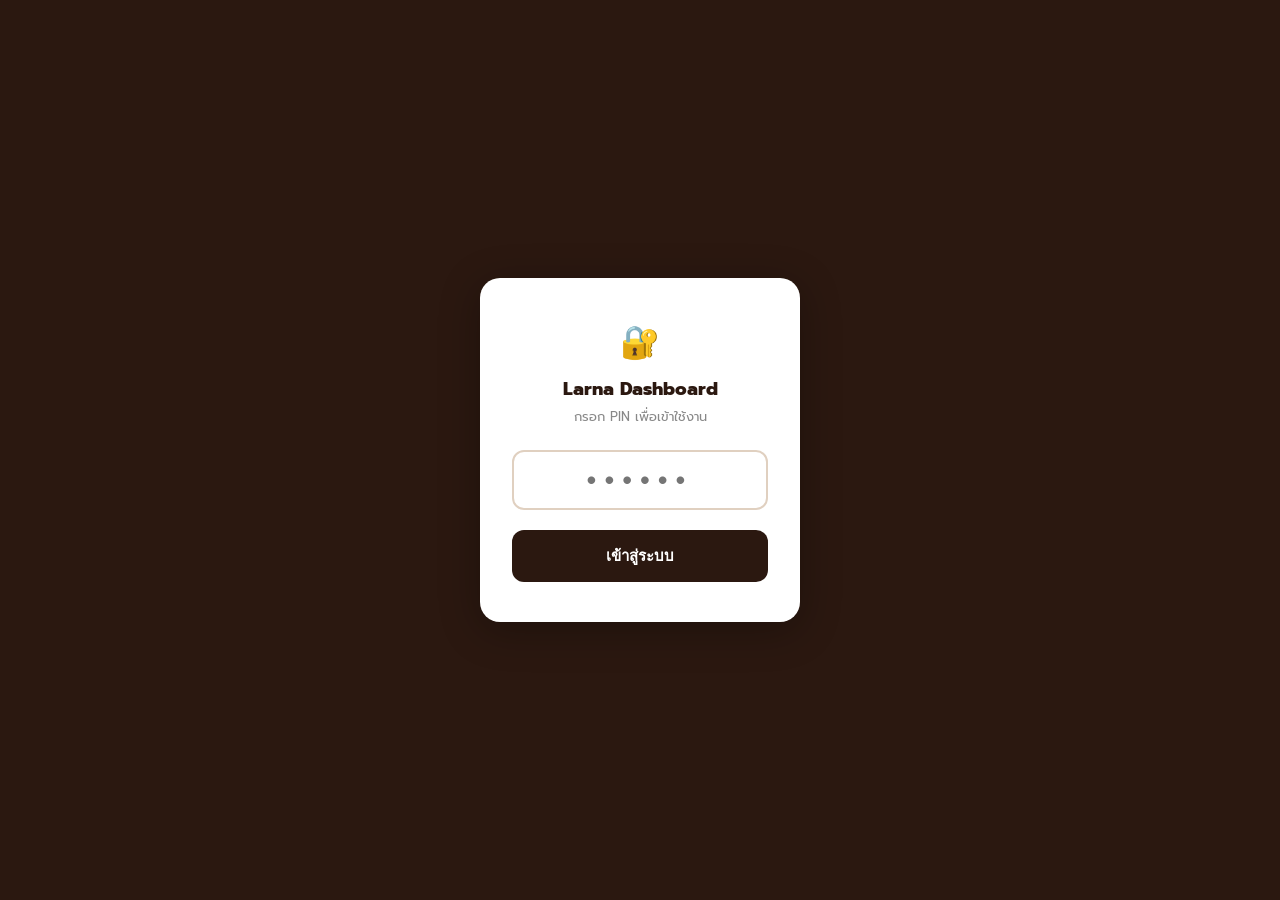
<file: admin.html>
<!DOCTYPE html>
<html lang="th">
<head>
<meta charset="UTF-8">
<meta name="viewport" content="width=device-width, initial-scale=1.0">
<title>สต็อกสินค้า — Frozen Larna Cake</title>
<link rel="icon" href="/favicon.gif" type="image/gif">
<link rel="preconnect" href="https://fonts.googleapis.com">
<link rel="preconnect" href="https://fonts.gstatic.com" crossorigin>
<link href="https://fonts.googleapis.com/css2?family=Prompt:ital,wght@0,300;0,400;0,500;0,600;0,700;0,800;0,900;1,600&display=swap" rel="stylesheet">
<script>
const API_BASE = "https://larnaapi.yai-taweewoot.workers.dev";

(function(){
  if (!sessionStorage.getItem("dash_token")) {
    document.addEventListener("DOMContentLoaded", function() {
      document.body.style.display = "none";
      var overlay = document.createElement("div");
      overlay.id = "pin-overlay";
      overlay.innerHTML = `
        <div style="position:fixed;inset:0;background:#2B1810;display:flex;align-items:center;justify-content:center;z-index:9999;">
          <div style="background:#fff;border-radius:20px;padding:40px 32px;width:320px;text-align:center;box-shadow:0 8px 40px rgba(0,0,0,0.3);">
            <div style="font-size:32px;margin-bottom:8px;">🔐</div>
            <h2 style="font-size:18px;font-weight:800;color:#2B1810;margin-bottom:4px;">Larna Dashboard</h2>
            <p style="font-size:13px;color:#888;margin-bottom:24px;">กรอก PIN เพื่อเข้าใช้งาน</p>
            <input id="pin-input" type="password" inputmode="numeric" maxlength="6"
              style="width:100%;text-align:center;font-size:28px;letter-spacing:8px;border:2px solid #e0d0c0;border-radius:12px;padding:12px;outline:none;color:#2B1810;"
              placeholder="••••••">
            <p id="pin-error" style="color:#c0392b;font-size:13px;margin-top:12px;display:none;">PIN ไม่ถูกต้อง ลองใหม่อีกครั้ง</p>
            <button onclick="checkPin()" style="margin-top:20px;width:100%;background:#2B1810;color:#fff;border:none;border-radius:12px;padding:14px;font-size:15px;font-weight:700;cursor:pointer;">เข้าสู่ระบบ</button>
          </div>
        </div>`;
      document.body.appendChild(overlay);
      document.body.style.display = "";
      setTimeout(() => document.getElementById("pin-input").focus(), 100);
      document.getElementById("pin-input").addEventListener("keydown", function(e) {
        if (e.key === "Enter") checkPin();
      });
    });
  }
  window.checkPin = async function() {
    var input = document.getElementById("pin-input");
    var errorEl = document.getElementById("pin-error");
    errorEl.style.display = "none";
    try {
      const res = await fetch(API_BASE + "/api/admin/login", {
        method: "POST",
        headers: { "Content-Type": "application/json" },
        body: JSON.stringify({ pin: input.value }),
      });
      const data = await res.json();
      if (data.success && data.token) {
        sessionStorage.setItem("dash_token", data.token);
        document.getElementById("pin-overlay").remove();
        init();
      } else {
        errorEl.style.display = "";
        input.value = ""; input.focus();
      }
    } catch (e) {
      errorEl.textContent = "เชื่อมต่อไม่สำเร็จ ลองใหม่อีกครั้ง";
      errorEl.style.display = "";
    }
  };
})();
</script>
<style>
  :root {
    --choco-dark: #1C0F08;
    --choco: #4A2C1D;
    --choco-soft: #8A6A54;
    --frost: #3FB6DE;
    --frost-deep: #1E7A9C;
    --cream: #FBF3E7;
    --cream-2: #F0E3D1;
    --gold: #D4A64A;
    --green: #27ae60;
    --sorbet: #E85D4C;
    --sorbet-soft: #FCE7E3;
    --font-display: 'Prompt', sans-serif;
    --font-body: 'Prompt', sans-serif;
  }
  * { box-sizing: border-box; margin: 0; padding: 0; }
  body { font-family: var(--font-body); background: var(--cream); color: var(--choco-dark); min-height: 100vh; }

  header {
    background: var(--choco-dark);
    color: #fff;
    padding: 12px 28px;
    display: grid;
    grid-template-columns: 1fr auto 1fr;
    align-items: center;
    gap: 14px;
    position: sticky;
    top: 0;
    z-index: 10;
  }
  header h1 { font-family: var(--font-display); font-size: 19px; font-weight: 700; display: flex; align-items: center; gap: 10px; }
  header .nav-logo { height: 32px; width: auto; display: block; }
  .page-tabs { display: flex; gap: 2px; background: rgba(255,255,255,.1); border-radius: 30px; padding: 4px; justify-self: center; flex-wrap: wrap; }
  .page-tab {
    padding: 6px 16px; border-radius: 24px; font-size: 12px; font-weight: 700;
    text-decoration: none; color: rgba(255,255,255,.6); transition: all .2s; white-space: nowrap;
  }
  .page-tab.active { background: var(--frost); color: #fff; }
  .page-tab:not(.active):hover { color: #fff; }
  .header-right { justify-self: end; display: flex; align-items: center; gap: 14px; }
  #lastUpdated { font-size: 12px; opacity: 0.5; }
  .refresh-btn {
    background: rgba(255,255,255,0.12);
    border: none;
    color: #fff;
    border-radius: 8px;
    padding: 6px 14px;
    font-size: 12px;
    font-weight: 700;
    cursor: pointer;
    transition: background .15s;
  }
  .refresh-btn:hover { background: rgba(255,255,255,0.22); }

  .drip-divider {
    position: absolute; left: 0; right: 0; top: 100%; height: 16px;
    background: var(--choco-dark);
    -webkit-mask: radial-gradient(circle at 9px 0, transparent 9px, black 9.5px) repeat-x;
    mask: radial-gradient(circle at 9px 0, transparent 9px, black 9.5px) repeat-x;
    -webkit-mask-size: 18px 16px;
    mask-size: 18px 16px;
    pointer-events: none;
  }

  .container { max-width: 1100px; margin: 0 auto; padding: 28px 20px 60px; }

  .stats { display: grid; grid-template-columns: repeat(auto-fit, minmax(180px, 1fr)); gap: 16px; margin-bottom: 24px; }
  .stat-card { background: #fff; border-radius: 16px; padding: 22px 24px; box-shadow: 0 2px 12px rgba(43,24,16,0.07); }
  .stat-label { font-size: 11px; font-weight: 700; text-transform: uppercase; letter-spacing: 0.08em; color: var(--choco); opacity: 0.5; margin-bottom: 8px; }
  .stat-value { font-family: var(--font-display); font-size: 34px; font-weight: 700; color: var(--choco-dark); line-height: 1; font-variant-numeric: tabular-nums; }
  .stat-card.warn .stat-value { color: var(--gold); }
  .stat-card.danger .stat-value { color: var(--sorbet); }

  .card { background: #fff; border-radius: 16px; padding: 22px 24px; box-shadow: 0 2px 12px rgba(43,24,16,0.07); margin-bottom: 24px; }
  .card h3 { font-family: var(--font-display); font-size: 17px; font-weight: 600; font-style: italic; margin-bottom: 4px; color: var(--choco-dark); }
  .card .card-sub { font-size: 12.5px; color: var(--choco); opacity: .55; margin-bottom: 18px; }
  .section-header { display: flex; align-items: center; justify-content: space-between; margin-bottom: 4px; flex-wrap: wrap; gap: 10px; }

  .unlock-row { display: flex; gap: 8px; align-items: center; flex-wrap: wrap; }
  .unlock-row input { padding: 8px 12px; border: 1.5px solid var(--cream-2); border-radius: 10px; font-family: inherit; font-size: 13px; outline: none; width: 180px; }
  .unlock-row input:focus { border-color: var(--frost); }
  .unlock-btn { background: var(--choco-dark); color: #fff; border: none; border-radius: 10px; padding: 8px 16px; font-size: 13px; font-weight: 700; cursor: pointer; }
  .unlock-btn:hover { opacity: .9; }
  .unlocked-tag { font-size: 12px; font-weight: 700; color: var(--green); background: #d4edda; padding: 4px 12px; border-radius: 999px; }

  table.stock-table { width: 100%; border-collapse: collapse; margin-top: 16px; }
  .stock-table th { text-align: left; font-size: 11px; font-weight: 700; text-transform: uppercase; letter-spacing: .05em; color: var(--choco); opacity: .5; padding: 0 10px 10px; }
  .stock-table td { padding: 10px; font-size: 13.5px; border-top: 1px solid var(--cream-2); vertical-align: middle; }
  .stock-table img { width: 42px; height: 42px; object-fit: cover; border-radius: 8px; flex-shrink: 0; }
  .row-name { display: flex; align-items: center; gap: 10px; font-weight: 700; }
  .row-name small { display: block; font-weight: 400; opacity: .5; font-size: 11px; }
  .stock-input { width: 68px; padding: 6px 8px; border: 1.5px solid var(--cream-2); border-radius: 8px; font-size: 13.5px; font-family: inherit; }
  .stock-input:disabled { background: var(--cream); opacity: .5; }
  .note-input { width: 140px; padding: 6px 8px; border: 1.5px solid var(--cream-2); border-radius: 8px; font-size: 13px; font-family: inherit; }
  .note-input:disabled { background: var(--cream); opacity: .5; }
  .save-btn { background: var(--choco-dark); color: #fff; border: none; border-radius: 8px; padding: 7px 14px; font-size: 12.5px; font-weight: 700; cursor: pointer; }
  .save-btn:disabled { opacity: .35; cursor: not-allowed; }

  .stock-status { font-weight: 700; padding: 3px 10px; border-radius: 999px; font-size: 11.5px; white-space: nowrap; }
  .stock-status.ok { background: #d4edda; color: #155724; }
  .stock-status.low { background: #F7E7C4; color: #8A6215; }
  .stock-status.out { background: var(--sorbet-soft); color: var(--sorbet); }

  .row-msg { font-size: 12px; margin-top: 4px; }
  .row-msg.err { color: var(--sorbet); }
  .row-msg.ok { color: var(--green); }

  table.log-table { width: 100%; border-collapse: collapse; margin-top: 16px; }
  .log-table th { text-align: left; font-size: 11px; font-weight: 700; text-transform: uppercase; letter-spacing: .05em; color: var(--choco); opacity: .5; padding: 0 10px 10px; }
  .log-table td { padding: 9px 10px; font-size: 13px; border-top: 1px solid var(--cream-2); }
  .empty { text-align: center; color: var(--choco); opacity: .35; padding: 32px 0; font-size: 14px; }
  .error-state { background: #fff0f0; border-radius: 16px; padding: 28px; text-align: center; color: #c0392b; font-size: 14px; margin-top: 20px; }

  @media (max-width: 680px) {
    header { grid-template-columns: 1fr; justify-items: center; text-align: center; }
    .header-right { justify-self: center; }
    .stats { grid-template-columns: repeat(2, 1fr); }
  }
</style>
</head>
<body>

<header>
  <h1><img class="nav-logo" src="/larna-logo.jpg" alt="Larna Frozen Cake">📦 สต็อกสินค้า</h1>
  <div class="page-tabs">
    <a href="/dashboard.html" class="page-tab">ขายสั่งซื้อ</a>
    <a href="/customers.html" class="page-tab">ประวัติลูกค้า</a>
    <a href="/accounting.html" class="page-tab">บัญชี</a>
    <span class="page-tab active">สต็อกสินค้า</span>
  </div>
  <div class="header-right">
    <span id="lastUpdated">กำลังโหลด...</span>
    <button class="refresh-btn" onclick="init()">🔄 รีเฟรช</button>
  </div>
  <div class="drip-divider" aria-hidden="true"></div>
</header>

<div class="container" id="content">
  <div class="stats" id="statsRow"></div>

  <div class="card">
    <div class="section-header">
      <div>
        <h3>คลังสินค้า</h3>
        <div class="card-sub">แก้ไขจำนวนสต็อกสินค้าแต่ละรายการ</div>
      </div>
      <div id="unlockZone"></div>
    </div>
    <table class="stock-table">
      <thead>
        <tr>
          <th>สินค้า</th>
          <th>ราคา</th>
          <th>คงเหลือ</th>
          <th>สถานะ</th>
          <th>แก้ไขจำนวน</th>
          <th>หมายเหตุ</th>
          <th></th>
          <th>อัปเดตล่าสุด</th>
        </tr>
      </thead>
      <tbody id="stockBody"></tbody>
    </table>
  </div>

  <div class="card">
    <h3>ประวัติการปรับสต็อก</h3>
    <div class="card-sub">ปลดล็อกเพื่อดูประวัติย้อนหลัง</div>
    <table class="log-table">
      <thead>
        <tr>
          <th>เวลา</th>
          <th>สินค้า</th>
          <th>เดิม → ใหม่</th>
          <th>เปลี่ยนแปลง</th>
          <th>หมายเหตุ</th>
        </tr>
      </thead>
      <tbody id="logBody"></tbody>
    </table>
  </div>
</div>

<script src="/js/products.js"></script>
<script src="/js/inventory-config.js"></script>
<script>
const LOW_STOCK_DEFAULT_THRESHOLD = 5;

function getAdminKey(){ return sessionStorage.getItem("larna_admin_key") || ""; }
function setAdminKey(key){ sessionStorage.setItem("larna_admin_key", key); }
function clearAdminKey(){ sessionStorage.removeItem("larna_admin_key"); }

async function apiGet(params){
  const url = new URL(INVENTORY_API_URL);
  Object.keys(params).forEach(k => url.searchParams.set(k, params[k]));
  const res = await fetch(url.toString(), { cache: "no-store" });
  return res.json();
}

async function apiPost(payload){
  const res = await fetch(INVENTORY_API_URL, {
    method: "POST",
    headers: { "Content-Type": "text/plain;charset=utf-8" },
    body: JSON.stringify(payload)
  });
  return res.json();
}

let stockById = {};

function stockStatus(stock, threshold){
  if (stock <= 0) return { label: "หมด", cls: "out" };
  if (stock <= (threshold || LOW_STOCK_DEFAULT_THRESHOLD)) return { label: "ใกล้หมด", cls: "low" };
  return { label: "ปกติ", cls: "ok" };
}

function renderUnlockZone(){
  const zone = document.getElementById("unlockZone");
  if (getAdminKey()) {
    zone.innerHTML = `<span class="unlocked-tag">✓ ปลดล็อกแล้ว</span>`;
    return;
  }
  zone.innerHTML = `
    <div class="unlock-row">
      <input type="password" id="unlockInput" placeholder="รหัสแก้ไขสต็อก (ADMIN_KEY)">
      <button class="unlock-btn" onclick="unlock()">ปลดล็อก</button>
    </div>`;
}

async function unlock(){
  const val = document.getElementById("unlockInput").value.trim();
  if (!val) return;
  setAdminKey(val);
  const data = await apiGet({ action: "log", key: val });
  if (data.error) {
    clearAdminKey();
    document.getElementById("unlockZone").innerHTML = `
      <div class="unlock-row">
        <input type="password" id="unlockInput" placeholder="รหัสแก้ไขสต็อก (ADMIN_KEY)">
        <button class="unlock-btn" onclick="unlock()">ปลดล็อก</button>
      </div>
      <div class="row-msg err">รหัสไม่ถูกต้อง</div>`;
    return;
  }
  renderUnlockZone();
  renderStockTable();
  renderLog(data);
}

function renderStats(){
  const list = Object.values(stockById);
  const total = PRODUCTS.length;
  const out = PRODUCTS.filter(p => (stockById[p.id]?.stock ?? 0) <= 0).length;
  const low = PRODUCTS.filter(p => {
    const s = stockById[p.id];
    if (!s) return false;
    return s.stock > 0 && s.stock <= (s.threshold || LOW_STOCK_DEFAULT_THRESHOLD);
  }).length;
  document.getElementById("statsRow").innerHTML = `
    <div class="stat-card"><div class="stat-label">สินค้าทั้งหมด</div><div class="stat-value">${total}</div></div>
    <div class="stat-card warn"><div class="stat-label">ใกล้หมด</div><div class="stat-value">${low}</div></div>
    <div class="stat-card danger"><div class="stat-label">สินค้าหมด</div><div class="stat-value">${out}</div></div>
  `;
}

function renderStockTable(){
  const unlocked = !!getAdminKey();
  document.getElementById("stockBody").innerHTML = PRODUCTS.map(p => {
    const s = stockById[p.id] || { stock: 0, threshold: LOW_STOCK_DEFAULT_THRESHOLD, lastUpdated: "" };
    const status = stockStatus(s.stock, s.threshold);
    const updated = s.lastUpdated ? new Date(s.lastUpdated).toLocaleString("th-TH") : "—";
    return `
      <tr>
        <td>
          <div class="row-name">
            <img src="${p.img}" alt="">
            <div>${p.name.th}<small>${p.id}</small></div>
          </div>
        </td>
        <td>${p.price} THB</td>
        <td>${s.stock} ชิ้น</td>
        <td><span class="stock-status ${status.cls}">${status.label}</span></td>
        <td><input type="number" class="stock-input" id="stock-${p.id}" value="${s.stock}" ${unlocked ? "" : "disabled"}></td>
        <td><input type="text" class="note-input" id="note-${p.id}" placeholder="เช่น รับของเข้าใหม่" ${unlocked ? "" : "disabled"}></td>
        <td><button class="save-btn" onclick="saveStock('${p.id}')" ${unlocked ? "" : "disabled"}>บันทึก</button></td>
        <td style="font-size:11.5px;opacity:.5;">${updated}</td>
      </tr>
      <tr><td colspan="8" style="padding:0;border:none;"><div class="row-msg" id="rowmsg-${p.id}"></div></td></tr>
    `;
  }).join("");
}

async function saveStock(id){
  const input = document.getElementById(`stock-${id}`);
  const note = document.getElementById(`note-${id}`).value.trim();
  const newStock = Number(input.value);
  const msgEl = document.getElementById(`rowmsg-${id}`);
  msgEl.textContent = "กำลังบันทึก...";
  msgEl.className = "row-msg";
  const result = await apiPost({ key: getAdminKey(), action: "setStock", id, newStock, note });
  if (result.error) {
    msgEl.textContent = "เกิดข้อผิดพลาด: " + result.error;
    msgEl.className = "row-msg err";
    if (result.error === "unauthorized") { clearAdminKey(); renderUnlockZone(); renderStockTable(); }
    return;
  }
  msgEl.textContent = "บันทึกแล้ว";
  msgEl.className = "row-msg ok";
  await loadStock();
  if (getAdminKey()) {
    const data = await apiGet({ action: "log", key: getAdminKey() });
    renderLog(data);
  }
}

function renderLog(data){
  if (!getAdminKey()) {
    document.getElementById("logBody").innerHTML = `<tr><td colspan="5" class="empty">ปลดล็อกเพื่อดูประวัติ</td></tr>`;
    return;
  }
  if (!data || data.error) {
    document.getElementById("logBody").innerHTML = `<tr><td colspan="5" class="empty">ไม่สามารถโหลดประวัติได้</td></tr>`;
    return;
  }
  const rows = (data.log || []).slice(0, 100);
  document.getElementById("logBody").innerHTML = rows.map(l => {
    const p = PRODUCTS.find(x => x.id === l.id);
    const name = p ? p.name.th : l.id;
    const time = l.timestamp ? new Date(l.timestamp).toLocaleString("th-TH") : "";
    const delta = Number(l.delta) > 0 ? `+${l.delta}` : l.delta;
    return `
      <tr>
        <td>${time}</td>
        <td>${name}</td>
        <td>${l.oldStock} → ${l.newStock}</td>
        <td>${delta}</td>
        <td>${l.note || ""}</td>
      </tr>
    `;
  }).join("") || `<tr><td colspan="5" class="empty">ยังไม่มีประวัติ</td></tr>`;
}

async function loadStock(){
  const data = await apiGet({ action: "stock" });
  stockById = {};
  (data.products || []).forEach(p => { stockById[p.id] = p; });
  renderStats();
  renderStockTable();
}

async function init(){
  document.getElementById("lastUpdated").textContent = "กำลังโหลด...";
  if (!INVENTORY_API_URL) {
    document.getElementById("content").innerHTML = `
      <div class="error-state">ยังไม่ได้ตั้งค่า INVENTORY_API_URL ใน js/inventory-config.js กรุณา deploy Google Apps Script ก่อนใช้งาน</div>`;
    return;
  }
  try {
    renderUnlockZone();
    await loadStock();
    if (getAdminKey()) {
      const data = await apiGet({ action: "log", key: getAdminKey() });
      renderLog(data);
    } else {
      renderLog(null);
    }
    const now = new Date().toLocaleTimeString("th-TH", { hour: "2-digit", minute: "2-digit" });
    document.getElementById("lastUpdated").textContent = `อัพเดต ${now} น.`;
  } catch (e) {
    document.getElementById("content").innerHTML = `
      <div class="error-state">
        โหลดข้อมูลไม่ได้ — ตรวจสอบการตั้งค่า Google Apps Script<br><br>
        <button onclick="init()" style="margin-top:12px;padding:8px 20px;border-radius:8px;border:none;background:#c0392b;color:#fff;cursor:pointer;font-weight:700;">ลองใหม่</button>
      </div>`;
  }
}

if (sessionStorage.getItem("dash_token")) init();
</script>
</body>
</html>
</file>
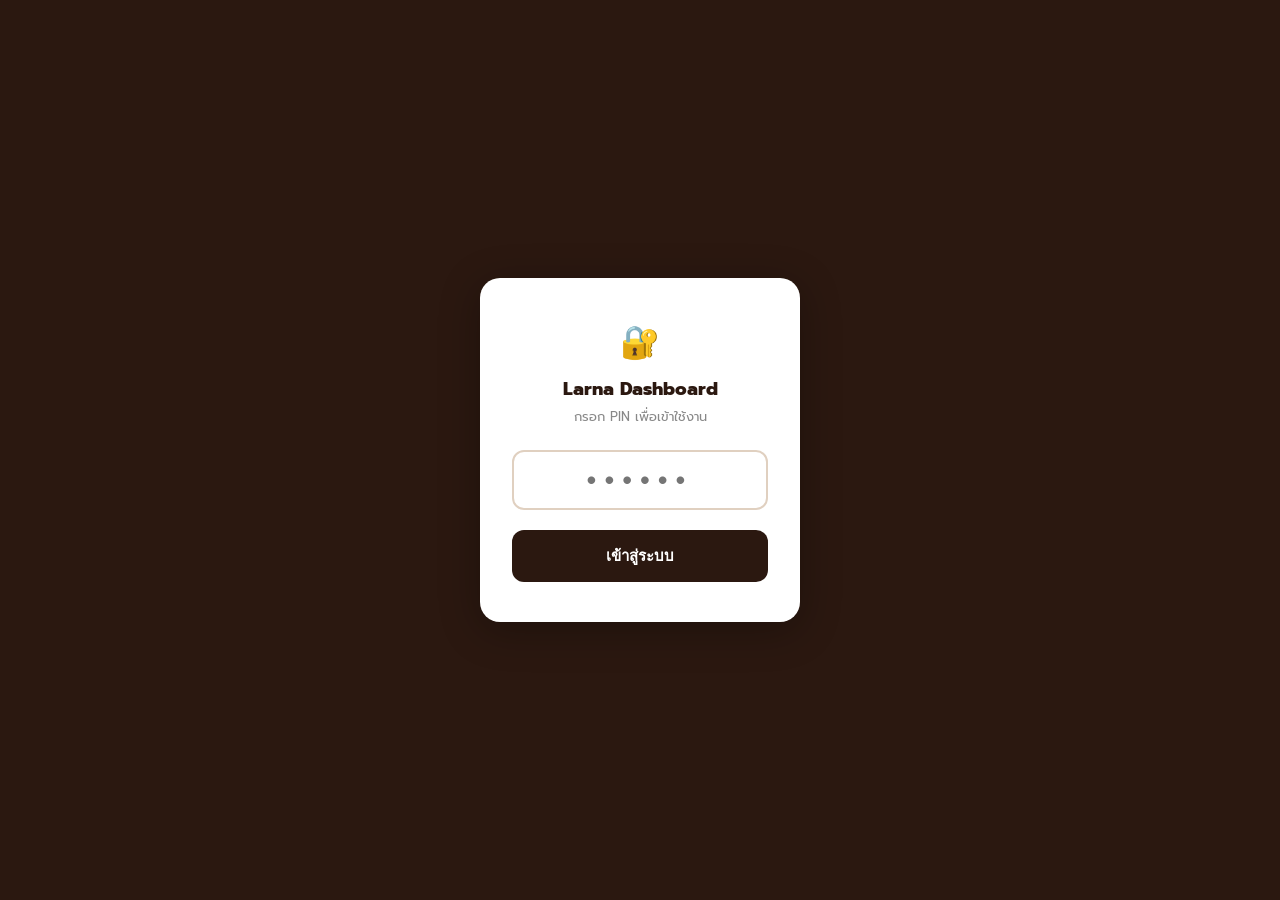
<file: customers.html>
<!DOCTYPE html>
<html lang="th">
<head>
<meta charset="UTF-8">
<meta name="viewport" content="width=device-width, initial-scale=1.0">
<title>ประวัติลูกค้า — Frozen Larna Cake</title>
<link rel="icon" href="/favicon.gif" type="image/gif">
<link rel="manifest" href="/admin-manifest.json">
<meta name="theme-color" content="#1C0F08">
<script>
  if ('serviceWorker' in navigator) {
    window.addEventListener('load', () => navigator.serviceWorker.register('/admin-sw.js'));
  }
</script>
<link rel="preconnect" href="https://fonts.googleapis.com">
<link rel="preconnect" href="https://fonts.gstatic.com" crossorigin>
<link href="https://fonts.googleapis.com/css2?family=Prompt:ital,wght@0,300;0,400;0,500;0,600;0,700;0,800;0,900;1,600&display=swap" rel="stylesheet">
<script>
const API_BASE = "https://larnaapi.yai-taweewoot.workers.dev";

(function(){
  if (!sessionStorage.getItem("dash_token")) {
    document.addEventListener("DOMContentLoaded", function() {
      document.body.style.display = "none";
      var overlay = document.createElement("div");
      overlay.id = "pin-overlay";
      overlay.innerHTML = `
        <div style="position:fixed;inset:0;background:#2B1810;display:flex;align-items:center;justify-content:center;z-index:9999;">
          <div style="background:#fff;border-radius:20px;padding:40px 32px;width:320px;text-align:center;box-shadow:0 8px 40px rgba(0,0,0,0.3);">
            <div style="font-size:32px;margin-bottom:8px;">🔐</div>
            <h2 style="font-size:18px;font-weight:800;color:#2B1810;margin-bottom:4px;">Larna Dashboard</h2>
            <p style="font-size:13px;color:#888;margin-bottom:24px;">กรอก PIN เพื่อเข้าใช้งาน</p>
            <input id="pin-input" type="password" inputmode="numeric" maxlength="6"
              style="width:100%;text-align:center;font-size:28px;letter-spacing:8px;border:2px solid #e0d0c0;border-radius:12px;padding:12px;outline:none;color:#2B1810;"
              placeholder="••••••">
            <p id="pin-error" style="color:#c0392b;font-size:13px;margin-top:12px;display:none;">PIN ไม่ถูกต้อง ลองใหม่อีกครั้ง</p>
            <button onclick="checkPin()" style="margin-top:20px;width:100%;background:#2B1810;color:#fff;border:none;border-radius:12px;padding:14px;font-size:15px;font-weight:700;cursor:pointer;">เข้าสู่ระบบ</button>
          </div>
        </div>`;
      document.body.appendChild(overlay);
      document.body.style.display = "";
      setTimeout(() => document.getElementById("pin-input").focus(), 100);
      document.getElementById("pin-input").addEventListener("keydown", function(e) {
        if (e.key === "Enter") checkPin();
      });
    });
  }
  window.checkPin = async function() {
    var input = document.getElementById("pin-input");
    var errorEl = document.getElementById("pin-error");
    errorEl.style.display = "none";
    try {
      const res = await fetch(API_BASE + "/api/admin/login", {
        method: "POST",
        headers: { "Content-Type": "application/json" },
        body: JSON.stringify({ pin: input.value }),
      });
      const data = await res.json();
      if (data.success && data.token) {
        sessionStorage.setItem("dash_token", data.token);
        document.getElementById("pin-overlay").remove();
        init();
      } else {
        errorEl.style.display = "";
        input.value = ""; input.focus();
      }
    } catch (e) {
      errorEl.textContent = "เชื่อมต่อไม่สำเร็จ ลองใหม่อีกครั้ง";
      errorEl.style.display = "";
    }
  };
})();
</script>
<style>
  :root {
    --choco-dark: #1C0F08;
    --choco: #4A2C1D;
    --choco-soft: #8A6A54;
    /* สีเน้นของหน้าแอดมินเป็นโทนน้ำตาลโกโก้ (เดิมเป็นฟ้า --frost) — เข้ากับแบรนด์เค้ก
       ช็อกโกแลตกว่า และคอนทราสต์กับตัวอักษรขาวผ่าน AA ทั้งคู่ (5.2:1 / 7.4:1) */
    --cocoa: #96603C;
    --cocoa-deep: #7A4A2B;
    --cream: #FBF3E7;
    --cream-2: #F0E3D1;
    --gold: #D4A64A;
    --green: #27ae60;
    --sorbet: #E85D4C;
    --sorbet-soft: #FCE7E3;
    --font-display: 'Prompt', sans-serif;
    --font-body: 'Prompt', sans-serif;
  }
  * { box-sizing: border-box; margin: 0; padding: 0; }
  body { font-family: var(--font-body); background: var(--cream); color: var(--choco-dark); min-height: 100vh; }

  header {
    background: var(--choco-dark);
    color: #fff;
    padding: 12px 28px;
    display: grid;
    grid-template-columns: 1fr auto 1fr;
    align-items: center;
    gap: 14px;
    position: sticky;
    top: 0;
    z-index: 10;
  }
  header h1 { font-family: var(--font-display); font-size: 19px; font-weight: 700; display: flex; align-items: center; gap: 10px; }
  header .nav-logo { height: 32px; width: auto; display: block; }
  .page-tabs { display: flex; gap: 2px; background: rgba(255,255,255,.1); border-radius: 30px; padding: 4px; justify-self: center; flex-wrap: wrap; }
  .page-tab {
    padding: 6px 16px; border-radius: 24px; font-size: 12px; font-weight: 700;
    text-decoration: none; color: rgba(255,255,255,.6); transition: all .2s; white-space: nowrap;
  }
  .page-tab.active { background: var(--cocoa); color: #fff; }
  .page-tab:not(.active):hover { color: #fff; }
  .bottom-nav { display: none; }
  .bnav-item {
    flex: 1; min-width: 0; display: flex; flex-direction: column; align-items: center; gap: 2px;
    text-decoration: none; color: rgba(255,255,255,.6); font-size: 11px; font-weight: 700; padding: 4px 0;
  }
  .bnav-ico { font-size: 20px; line-height: 1; }
  .bnav-label { max-width: 100%; overflow: hidden; text-overflow: ellipsis; white-space: nowrap; }
  .bnav-item.active { color: #fff; }
  .drip-divider {
    position: absolute; left: 0; right: 0; top: 100%; height: 16px;
    background: var(--choco-dark);
    -webkit-mask: radial-gradient(circle at 9px 0, transparent 9px, black 9.5px) repeat-x;
    mask: radial-gradient(circle at 9px 0, transparent 9px, black 9.5px) repeat-x;
    -webkit-mask-size: 18px 16px;
    mask-size: 18px 16px;
    pointer-events: none;
  }

  .container { max-width: 900px; margin: 0 auto; padding: 28px 20px 60px; }

  .kpi-strip { display: grid; grid-template-columns: repeat(auto-fit,minmax(150px,1fr)); gap: 14px; margin-bottom: 24px; }
  .kpi-mini {
    background: #fff; border-radius: 16px; padding: 16px 18px;
    box-shadow: 0 2px 12px rgba(43,24,16,0.07);
  }
  .kpi-mini-label { font-size: 11px; text-transform: uppercase; letter-spacing: .08em; color: var(--choco); opacity: .5; font-weight: 700; }
  .kpi-mini-value { font-family: var(--font-display); font-size: 26px; font-weight: 700; color: var(--cocoa-deep); margin-top: 4px; }
  .kpi-mini.clickable { cursor: pointer; transition: transform .15s, box-shadow .15s; }
  .kpi-mini.clickable:hover { transform: translateY(-2px); box-shadow: 0 4px 20px rgba(43,24,16,0.14); }

  .search-bar { margin-bottom: 20px; display: flex; gap: 10px; flex-wrap: wrap; }
  .search-bar input {
    flex: 1; min-width: 200px; padding: 13px 18px; border-radius: 14px;
    border: 1.5px solid var(--cream-2); font-family: inherit;
    font-size: 14px; color: var(--choco-dark); background: #fff;
    box-shadow: 0 2px 12px rgba(43,24,16,0.07); outline: none; transition: border-color .2s;
  }
  .search-bar input:focus { border-color: var(--cocoa); }
  .sort-select {
    padding: 13px 16px; border-radius: 14px; border: 1.5px solid var(--cream-2);
    font-family: inherit; font-size: 13px; color: var(--choco-dark);
    background: #fff; box-shadow: 0 2px 12px rgba(43,24,16,0.07); outline: none; cursor: pointer;
  }
  .month-select {
    padding: 13px 16px; border-radius: 14px; border: 1.5px solid var(--cream-2);
    font-family: inherit; font-size: 13px; color: var(--choco-dark);
    background: #fff; box-shadow: 0 2px 12px rgba(43,24,16,0.07); outline: none; cursor: pointer;
  }

  .cust-list { display: flex; flex-direction: column; gap: 10px; }
  .cust-row {
    background: #fff; border-radius: 16px; padding: 16px 20px;
    box-shadow: 0 2px 12px rgba(43,24,16,0.07);
    cursor: pointer; transition: transform .15s, box-shadow .15s;
  }
  .cust-row:hover { transform: translateY(-2px); box-shadow: 0 4px 20px rgba(43,24,16,0.14); }
  .cust-top { display: flex; justify-content: space-between; align-items: baseline; gap: 10px; }
  .cust-name { font-weight: 700; font-size: 15px; color: var(--choco-dark); }
  .cust-total { font-family: var(--font-display); font-weight: 700; font-size: 17px; color: var(--cocoa-deep); white-space: nowrap; }
  .cust-meta { display: flex; gap: 14px; flex-wrap: wrap; margin-top: 6px; font-size: 12px; color: var(--choco); opacity: .65; }
  .cust-dates { margin-top: 4px; font-size: 11px; color: var(--choco); opacity: .5; }
  .cust-badge {
    display: inline-block; margin-left: 8px; padding: 2px 9px; border-radius: 20px;
    font-size: 11px; font-weight: 700; background: rgba(150,96,60,.14); color: var(--cocoa-deep);
  }
  .cust-trophy { display: inline-block; margin-right: 6px; font-size: 16px; }
  .cust-row.rank-1 { box-shadow: 0 2px 12px rgba(43,24,16,0.07), 0 0 0 1px rgba(212,166,74,.4) inset; }
  .cust-row.rank-2 { box-shadow: 0 2px 12px rgba(43,24,16,0.07), 0 0 0 1px rgba(160,160,175,.35) inset; }
  .cust-row.rank-3 { box-shadow: 0 2px 12px rgba(43,24,16,0.07), 0 0 0 1px rgba(205,127,50,.35) inset; }

  .empty { text-align: center; color: var(--choco); opacity: .4; font-size: 14px; padding: 40px 0; }
  .loading-state { text-align: center; padding: 80px 0; color: var(--choco); opacity: .4; font-size: 15px; }
  .error-state {
    background: #fff0f0; border-radius: 16px; padding: 28px; text-align: center;
    color: #c0392b; font-size: 14px; margin-top: 20px;
  }

  /* Modal */
  .modal-overlay {
    display: none; position: fixed; inset: 0; background: rgba(43,24,16,0.45);
    z-index: 100; align-items: center; justify-content: center; padding: 20px;
  }
  .modal-overlay.open { display: flex; }
  .modal {
    background: #fff; border-radius: 20px; padding: 28px; width: 100%; max-width: 560px;
    max-height: 80vh; overflow-y: auto; box-shadow: 0 8px 40px rgba(43,24,16,0.18); position: relative;
  }
  .modal h3 { font-family: var(--font-display); font-size: 20px; font-weight: 700; margin-bottom: 4px; padding-right: 30px; }
  .modal-sub { font-size: 13px; color: var(--choco); opacity: .6; margin-bottom: 18px; }
  .modal-close {
    position: absolute; top: 18px; right: 20px; background: var(--cream-2); border: none;
    border-radius: 50%; width: 32px; height: 32px; font-size: 16px; cursor: pointer;
    display: flex; align-items: center; justify-content: center; font-weight: 700;
  }

  .hist-row { padding: 12px 0; border-bottom: 1px solid var(--cream-2); font-size: 13px; }
  .hist-row:last-child { border-bottom: none; }
  .hist-top { display: flex; justify-content: space-between; font-weight: 700; }
  .hist-meta { color: var(--choco); opacity: .6; font-size: 12px; margin-top: 3px; }
  .hist-note { color: var(--choco); opacity: .8; font-size: 12px; margin-top: 3px; }

  .repeat-stats { display: grid; grid-template-columns: repeat(2,1fr); gap: 10px; margin-bottom: 18px; }
  .repeat-stat { background: var(--cream); border-radius: 12px; padding: 12px 14px; }
  .repeat-stat-label { font-size: 11px; color: var(--choco); opacity: .6; font-weight: 700; text-transform: uppercase; letter-spacing: .04em; }
  .repeat-stat-value { font-family: var(--font-display); font-size: 19px; font-weight: 700; color: var(--cocoa-deep); margin-top: 2px; }
  .repeat-row {
    display: flex; justify-content: space-between; align-items: center; gap: 10px;
    padding: 11px 0; border-bottom: 1px solid var(--cream-2); cursor: pointer; transition: background .15s;
  }
  .repeat-row:last-child { border-bottom: none; }
  .repeat-row:hover { background: var(--cream); }
  .repeat-row-name { font-weight: 700; font-size: 13px; color: var(--choco-dark); }
  .repeat-row-meta { font-size: 11px; color: var(--choco); opacity: .6; margin-top: 2px; }
  .repeat-row-total { font-family: var(--font-display); font-weight: 700; font-size: 14px; color: var(--cocoa-deep); white-space: nowrap; }

  @media (max-width: 500px) {
    .kpi-strip { grid-template-columns: repeat(2, 1fr); }
    header { grid-template-columns: 1fr; justify-items: center; text-align: center; }
    .header-spacer { display: none; }
    .page-tabs { display: none; }
    .bottom-nav {
      position: fixed; left: 0; right: 0; bottom: 0; z-index: 50;
      display: flex; justify-content: space-around;
      background: var(--choco-dark);
      padding: 6px 4px calc(6px + env(safe-area-inset-bottom));
      box-shadow: 0 -2px 12px rgba(43,24,16,.18);
    }
    body { padding-bottom: calc(64px + env(safe-area-inset-bottom)); }
  }
</style>
</head>
<body>

<header>
  <h1><img class="nav-logo" src="/larna-logo.jpg" alt="Larna Frozen Cake">👥 ประวัติลูกค้า</h1>
  <div class="page-tabs">
    <a href="/machine-sales.html" class="page-tab">ยอดขายตู้</a>
    <a href="/dashboard.html" class="page-tab">ยอดสั่งซื้อ</a>
    <span class="page-tab active">ประวัติลูกค้า</span>
    <a href="/accounting.html" class="page-tab">บัญชี</a>
    <a href="/stock.html" class="page-tab">สต็อกสินค้า</a>
  </div>
  <div class="header-spacer"></div>
  <div class="drip-divider" aria-hidden="true"></div>
</header>

<div class="modal-overlay" id="custModal" onclick="if(event.target===this) closeCustModal()">
  <div class="modal">
    <button class="modal-close" onclick="closeCustModal()">✕</button>
    <h3 id="modalTitle">—</h3>
    <div class="modal-sub" id="modalSub">—</div>
    <div id="modalBody"></div>
  </div>
</div>

<div class="modal-overlay" id="repeatModal" onclick="if(event.target===this) closeRepeatModal()">
  <div class="modal">
    <button class="modal-close" onclick="closeRepeatModal()">✕</button>
    <h3>ลูกค้าซื้อซ้ำ</h3>
    <div class="modal-sub" id="repeatModalSub">—</div>
    <div class="repeat-stats">
      <div class="repeat-stat">
        <div class="repeat-stat-label">สัดส่วนลูกค้า</div>
        <div class="repeat-stat-value" id="repeatRateValue">—</div>
      </div>
      <div class="repeat-stat">
        <div class="repeat-stat-label">สัดส่วนยอดขาย</div>
        <div class="repeat-stat-value" id="repeatRevenueShareValue">—</div>
      </div>
    </div>
    <div id="repeatList"></div>
  </div>
</div>

<div class="container">
  <div class="kpi-strip">
    <div class="kpi-mini">
      <div class="kpi-mini-label">ลูกค้าทั้งหมด</div>
      <div class="kpi-mini-value" id="kpiCustomers">—</div>
    </div>
    <div class="kpi-mini clickable" onclick="openRepeatModal()">
      <div class="kpi-mini-label">ลูกค้าซื้อซ้ำ</div>
      <div class="kpi-mini-value" id="kpiRepeat">—</div>
    </div>
    <div class="kpi-mini">
      <div class="kpi-mini-label">เฉลี่ยครั้ง/คน</div>
      <div class="kpi-mini-value" id="kpiAvgOrders">—</div>
    </div>
  </div>

  <div class="search-bar">
    <input type="text" id="searchInput" oninput="onSearchInput(this.value)" placeholder="ค้นหาชื่อลูกค้า หรือเบอร์โทร...">
    <select class="month-select" id="monthFilter" onchange="onMonthFilterChange(this.value)"></select>
    <select class="sort-select" id="sortSelect" onchange="onSortChange(this.value)">
      <option value="revenue">ยอดซื้อสูงสุด</option>
      <option value="count">ซื้อบ่อยสุด</option>
      <option value="recent">ซื้อล่าสุด</option>
    </select>
  </div>

  <div id="content"><div class="loading-state">กำลังโหลดข้อมูล...</div></div>
</div>

<script>
function parseTimestamp(str) {
  if (!str || str === "-") return null;
  // Thai locale format: "D/M/YYYY HH:MM:SS" with Buddhist year (e.g. "2/7/2569 17:37:21")
  // ต้องเช็ค pattern นี้ก่อนเสมอ — new Date(str) ของเบราว์เซอร์จะตีความ "D/M" แบบอเมริกา (M/D)
  // แบบเงียบๆ ทุกครั้งที่ D <= 12 (คือ valid ทั้งสองแบบ) ทำให้ได้วันที่ผิดโดยไม่มี error ให้เห็นเลย
  const m = String(str).match(/^(\d{1,2})\/(\d{1,2})\/(\d{4})[,\s]+(\d{1,2}):(\d{2})(?::(\d{2}))?/);
  if (m) {
    const year = parseInt(m[3]) > 2500 ? parseInt(m[3]) - 543 : parseInt(m[3]);
    return new Date(year, parseInt(m[2]) - 1, parseInt(m[1]), parseInt(m[4]), parseInt(m[5]), parseInt(m[6] || 0));
  }
  const d = new Date(str);
  if (!isNaN(d)) {
    if (d.getFullYear() > 2500) {
      return new Date(d.getFullYear() - 543, d.getMonth(), d.getDate(), d.getHours(), d.getMinutes(), d.getSeconds());
    }
    return d;
  }
  return null;
}

function monthKey(d) { return `${d.getFullYear()}-${String(d.getMonth() + 1).padStart(2, "0")}`; }

// DD/MM/YYYY ปีพ.ศ. (เช่น "10/07/2569")
function formatDateDMY(date) {
  const pad = n => String(n).padStart(2, "0");
  return `${pad(date.getDate())}/${pad(date.getMonth() + 1)}/${date.getFullYear() + 543}`;
}

function parseTotal(str) {
  return parseInt((str || "0").toString().replace(/[^0-9]/g, "")) || 0;
}

function parseItems(str) {
  return (str || "").split(",").map(s => {
    const m = s.trim().match(/^(.+?)\s*x(\d+)$/i);
    if (!m) return null;
    return { name: m[1].trim(), qty: parseInt(m[2]) };
  }).filter(Boolean);
}

function itemCount(str) {
  return parseItems(str).reduce((s, i) => s + i.qty, 0);
}

async function loadData() {
  const token = sessionStorage.getItem("dash_token");
  const res = await fetch(API_BASE + "/api/admin/orders", {
    headers: { Authorization: `Bearer ${token}` },
  });
  if (res.status === 401) {
    sessionStorage.removeItem("dash_token");
    location.reload();
    throw new Error("Unauthorized");
  }
  const json = await res.json();
  return (json.orders || []).map(o => {
    const normalized = {};
    Object.keys(o).forEach(k => normalized[k.toLowerCase()] = o[k]);
    return normalized;
  });
}

function groupByCustomer(orders) {
  const map = new Map();
  orders.forEach(o => {
    const key = o.name || "-";
    if (!map.has(key)) map.set(key, []);
    map.get(key).push(o);
  });
  return Array.from(map.values()).map(list => {
    list.sort((a, b) => (parseTimestamp(b.timestamp) || 0) - (parseTimestamp(a.timestamp) || 0));
    return {
      name: list[0].name || "-",
      phone: list[0].phone,
      address: list[0].address,
      orders: list,
      orderCount: list.length,
      totalRevenue: list.reduce((s, o) => s + parseTotal(o.total), 0),
      totalItems: list.reduce((s, o) => s + itemCount(o.items), 0),
      firstOrder: parseTimestamp(list[list.length - 1].timestamp),
      lastOrder: parseTimestamp(list[0].timestamp),
    };
  });
}

let searchQuery = "";
function onSearchInput(val) {
  searchQuery = val.trim().toLowerCase();
  renderList();
}
let sortMode = "revenue";
function onSortChange(val) {
  sortMode = val;
  renderList();
}

let monthFilter = "all";
function onMonthFilterChange(val) {
  monthFilter = val;
  applyMonthFilter();
}

function populateMonthFilter(rows) {
  const months = Array.from(new Set(rows.map(r => {
    const ts = parseTimestamp(r.timestamp);
    return ts ? monthKey(ts) : null;
  }).filter(Boolean))).sort().reverse();
  const sel = document.getElementById("monthFilter");
  const keepVal = sel.options.length ? monthFilter : "all";
  sel.innerHTML = `<option value="all">ทั้งหมด (ทุกเดือน)</option>` + months.map(m => {
    const [y, mo] = m.split("-");
    const label = new Date(+y, +mo - 1, 1).toLocaleDateString("th-TH", { month: "long", year: "numeric" });
    return `<option value="${m}">${label}</option>`;
  }).join("");
  const stillExists = Array.from(sel.options).some(o => o.value === keepVal);
  monthFilter = stillExists ? keepVal : "all";
  sel.value = monthFilter;
}

// กรองข้อมูลตามเดือนที่เลือก แล้วคำนวณลูกค้า/KPI ใหม่จากชุดที่กรองแล้ว — ไม่ต้องโหลดข้อมูลใหม่จากเซิร์ฟเวอร์
function applyMonthFilter() {
  const rows = monthFilter === "all"
    ? window._allRows
    : window._allRows.filter(r => {
        const ts = parseTimestamp(r.timestamp);
        return ts && monthKey(ts) === monthFilter;
      });

  const customers = groupByCustomer(rows);
  window._customers = customers;
  window._top3 = [...customers].sort((a, b) => b.totalRevenue - a.totalRevenue).slice(0, 3);

  const repeatCount = customers.filter(c => c.orderCount > 1).length;
  const avgOrders = customers.length ? (rows.length / customers.length) : 0;
  document.getElementById("kpiCustomers").textContent = customers.length.toLocaleString();
  document.getElementById("kpiRepeat").textContent = repeatCount.toLocaleString();
  document.getElementById("kpiAvgOrders").textContent = avgOrders.toFixed(1);

  renderList();
}

function renderList() {
  let list = window._customers || [];
  if (searchQuery) {
    list = list.filter(c => (c.name || "").toLowerCase().includes(searchQuery) || (c.phone || "").toString().includes(searchQuery));
  }
  const sorted = [...list].sort((a, b) => {
    if (sortMode === "count") return b.orderCount - a.orderCount;
    if (sortMode === "recent") return (b.lastOrder || 0) - (a.lastOrder || 0);
    return b.totalRevenue - a.totalRevenue;
  });
  window._sortedCustomers = sorted;

  const rankMeta = ["🥇 อันดับ 1 ซื้อเยอะสุด", "🥈 อันดับ 2 ซื้อเยอะสุด", "🥉 อันดับ 3 ซื้อเยอะสุด"];
  document.getElementById("content").innerHTML = `<div class="cust-list">` + (sorted.map((c, i) => {
    const rankIdx = window._top3 ? window._top3.indexOf(c) : -1;
    const trophy = rankIdx > -1 ? `<span class="cust-trophy" title="${rankMeta[rankIdx]}">${["🥇", "🥈", "🥉"][rankIdx]}</span>` : "";
    return `
    <div class="cust-row${rankIdx > -1 ? ` rank-${rankIdx + 1}` : ""}" onclick="openCustModal(${i})">
      <div class="cust-top">
        <div class="cust-name">${trophy}${c.name}${c.orderCount > 1 ? `<span class="cust-badge">ลูกค้าประจำ</span>` : ""}</div>
        <div class="cust-total">฿${c.totalRevenue.toLocaleString()}</div>
      </div>
      <div class="cust-meta">
        <span>📞 ${c.phone || "—"}</span>
        <span>📦 ${c.orderCount} ครั้ง</span>
        <span>🎂 ${c.totalItems.toLocaleString()} ชิ้น</span>
        ${c.address && c.address !== "-" ? `<span>📍 ${c.address}</span>` : ""}
      </div>
      <div class="cust-dates">
        ซื้อครั้งแรก ${c.firstOrder ? formatDateDMY(c.firstOrder) : "—"}
        ${c.orderCount > 1 && c.lastOrder ? ` · ล่าสุด ${formatDateDMY(c.lastOrder)}` : ""}
      </div>
    </div>`;
  }).join("") || `<div class="empty">ไม่พบลูกค้า</div>`) + `</div>`;
}

function openCustModal(i) {
  const c = window._sortedCustomers[i];
  if (c) showCustomerHistory(c);
}

function showCustomerHistory(c) {
  document.getElementById("modalTitle").textContent = c.name;
  document.getElementById("modalSub").textContent =
    `📞 ${c.phone || "—"} · ${c.orderCount} ครั้ง · ฿${c.totalRevenue.toLocaleString()} · ${c.totalItems.toLocaleString()} ชิ้น` +
    (c.address && c.address !== "-" ? ` · 📍 ${c.address}` : "");

  document.getElementById("modalBody").innerHTML = c.orders.map(o => {
    const ts = parseTimestamp(o.timestamp);
    return `
    <div class="hist-row">
      <div class="hist-top">
        <span>${ts ? formatDateDMY(ts) : "—"}</span>
        <span>${o.total || "-"}</span>
      </div>
      <div class="hist-meta">🎂 ${o.items || "-"}${o.address && o.address !== "-" ? " · 📍 " + o.address : ""}</div>
      ${o.note && o.note !== "-" ? `<div class="hist-note">📝 ${o.note}</div>` : ""}
    </div>`;
  }).join("");

  document.getElementById("custModal").classList.add("open");
}
function closeCustModal() {
  document.getElementById("custModal").classList.remove("open");
}

function openRepeatModal() {
  const all = window._customers || [];
  const repeats = all.filter(c => c.orderCount > 1).sort((a, b) => b.totalRevenue - a.totalRevenue);

  const totalRevenue = all.reduce((s, c) => s + c.totalRevenue, 0);
  const repeatRevenue = repeats.reduce((s, c) => s + c.totalRevenue, 0);
  const rate = all.length ? (repeats.length / all.length * 100) : 0;
  const revenueShare = totalRevenue ? (repeatRevenue / totalRevenue * 100) : 0;

  document.getElementById("repeatModalSub").textContent = `${repeats.length} คน จากลูกค้าทั้งหมด ${all.length} คน`;
  document.getElementById("repeatRateValue").textContent = `${rate.toFixed(0)}%`;
  document.getElementById("repeatRevenueShareValue").textContent = `${revenueShare.toFixed(0)}%`;

  document.getElementById("repeatList").innerHTML = repeats.map((c, i) => `
    <div class="repeat-row" onclick="closeRepeatModal(); showCustomerHistory(window._repeatCustomers[${i}]);">
      <div>
        <div class="repeat-row-name">${c.name}</div>
        <div class="repeat-row-meta">📦 ${c.orderCount} ครั้ง · ล่าสุด ${c.lastOrder ? formatDateDMY(c.lastOrder) : "—"}</div>
      </div>
      <div class="repeat-row-total">฿${c.totalRevenue.toLocaleString()}</div>
    </div>`).join("") || `<div class="empty">ไม่มีลูกค้าซื้อซ้ำ</div>`;

  window._repeatCustomers = repeats;
  document.getElementById("repeatModal").classList.add("open");
}
function closeRepeatModal() {
  document.getElementById("repeatModal").classList.remove("open");
}

document.addEventListener("keydown", e => {
  if (e.key === "Escape") {
    document.getElementById("custModal").classList.remove("open");
    document.getElementById("repeatModal").classList.remove("open");
  }
});

async function init() {
  try {
    const orders = await loadData();
    window._allRows = orders;
    populateMonthFilter(orders);
    applyMonthFilter();
  } catch (e) {
    console.error(e);
    document.getElementById("content").innerHTML = `
      <div class="error-state">
        โหลดข้อมูลไม่ได้ — ตรวจสอบว่า Apps Script deploy ถูกต้องและตั้งสิทธิ์เป็น <b>"ทุกคน"</b><br><br>
        <button onclick="init()" style="margin-top:12px;padding:8px 20px;border-radius:8px;border:none;background:#c0392b;color:#fff;cursor:pointer;font-weight:700;">ลองใหม่</button>
      </div>`;
  }
}

if (sessionStorage.getItem("dash_token")) init();
</script>

<nav class="bottom-nav" aria-label="เมนูแอดมิน">
  <a href="/machine-sales.html" class="bnav-item"><span class="bnav-ico">🥤</span><span class="bnav-label">ยอดขายตู้</span></a>
  <a href="/dashboard.html" class="bnav-item"><span class="bnav-ico">📊</span><span class="bnav-label">ยอดขาย</span></a>
  <span class="bnav-item active"><span class="bnav-ico">👥</span><span class="bnav-label">ลูกค้า</span></span>
  <a href="/accounting.html" class="bnav-item"><span class="bnav-ico">📒</span><span class="bnav-label">บัญชี</span></a>
  <a href="/stock.html" class="bnav-item"><span class="bnav-ico">📦</span><span class="bnav-label">สต็อก</span></a>
</nav>
</body>
</html>
</file>
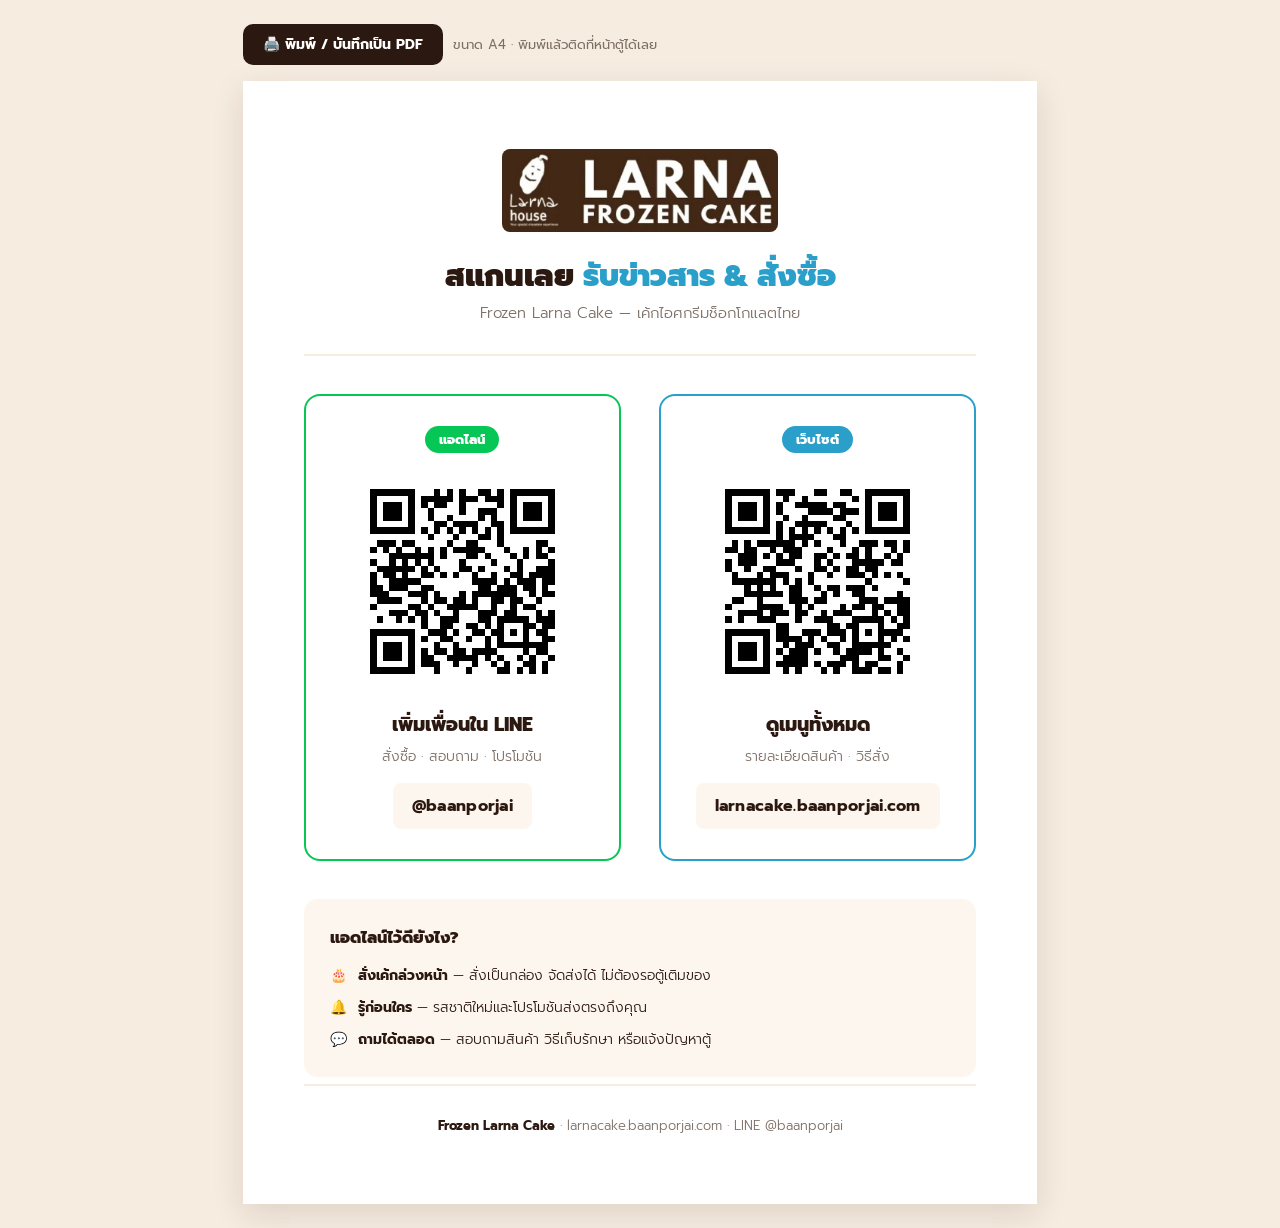
<file: qr.html>
<!DOCTYPE html>
<html lang="th">
<head>
<meta charset="UTF-8">
<meta name="viewport" content="width=device-width, initial-scale=1.0">
<title>QR Code สำหรับตู้ — Frozen Larna Cake</title>
<link rel="icon" href="/favicon.gif" type="image/gif">
<meta name="robots" content="noindex">
<link rel="preconnect" href="https://fonts.googleapis.com">
<link rel="preconnect" href="https://fonts.gstatic.com" crossorigin>
<link href="https://fonts.googleapis.com/css2?family=Prompt:wght@300;400;500;600;700;800;900&display=swap" rel="stylesheet">
<style>
  :root{
    --choco-dark:#2b1810;
    --choco:#4a2c1d;
    --cream:#fdf6ee;
    --cream-2:#f7ece0;
    --frost:#2a9fc9;
    --gold:#d4a64a;
    --line-green:#06C755;
    --muted:#7d6f66;
  }
  *{box-sizing:border-box;margin:0;padding:0;}
  body{
    font-family:"Prompt",-apple-system,BlinkMacSystemFont,"Segoe UI",sans-serif;
    background:var(--cream-2);
    color:var(--choco-dark);
    padding:24px 16px;
  }

  .toolbar{
    max-width:210mm;margin:0 auto 16px;display:flex;gap:10px;align-items:center;flex-wrap:wrap;
  }
  .toolbar p{font-size:13px;color:var(--muted);}
  .btn-print{
    background:var(--choco-dark);color:#fff;border:none;border-radius:10px;
    padding:10px 20px;font-family:inherit;font-size:14px;font-weight:700;cursor:pointer;
  }
  .btn-print:hover{background:var(--choco);}

  /* กระดาษ A4 — ตั้งขนาดจริงเป็น mm เพื่อให้สิ่งที่เห็นบนจอตรงกับตอนพิมพ์ */
  .sheet{
    width:210mm;min-height:297mm;margin:0 auto;background:#fff;
    box-shadow:0 10px 30px rgba(43,24,16,.12);
    padding:18mm 16mm;display:flex;flex-direction:column;
  }

  .head{text-align:center;border-bottom:2px solid var(--cream-2);padding-bottom:8mm;}
  .head img{height:22mm;width:auto;object-fit:contain;border-radius:8px;}
  .head h1{font-size:30px;font-weight:900;margin-top:5mm;line-height:1.2;}
  .head h1 em{font-style:normal;color:var(--frost);}
  .head p{font-size:15px;color:var(--muted);margin-top:2mm;font-weight:300;}

  .cards{display:grid;grid-template-columns:1fr 1fr;gap:10mm;margin-top:10mm;}
  .card{
    border:2px solid var(--cream-2);border-radius:16px;padding:8mm 6mm;text-align:center;
    display:flex;flex-direction:column;align-items:center;
  }
  .card.line{border-color:var(--line-green);}
  .card.web{border-color:var(--frost);}

  .badge{
    display:inline-block;border-radius:999px;padding:4px 14px;
    font-size:13px;font-weight:800;color:#fff;margin-bottom:5mm;
  }
  .card.line .badge{background:var(--line-green);}
  .card.web .badge{background:var(--frost);}

  /* ขอบขาวรอบ QR (quiet zone) จำเป็นต่อการสแกน ห้ามตัดชิดขอบ */
  .qr{width:58mm;height:58mm;padding:3mm;background:#fff;}
  .qr img{width:100%;height:100%;display:block;}

  .card h2{font-size:19px;font-weight:800;margin-top:5mm;}
  .card .sub{font-size:14px;color:var(--muted);margin-top:2mm;font-weight:300;line-height:1.5;}
  .card .handle{
    margin-top:4mm;font-size:16px;font-weight:700;letter-spacing:.3px;
    background:var(--cream);border-radius:8px;padding:3mm 5mm;word-break:break-all;
  }

  .why{
    margin-top:10mm;background:var(--cream);border-radius:14px;padding:7mm;
  }
  .why h3{font-size:16px;font-weight:800;margin-bottom:4mm;}
  .why ul{list-style:none;display:grid;gap:3mm;}
  .why li{font-size:14px;font-weight:300;display:flex;gap:3mm;align-items:flex-start;}
  .why li b{font-weight:700;}

  .foot{
    margin-top:auto;padding-top:8mm;border-top:2px solid var(--cream-2);
    text-align:center;font-size:13px;color:var(--muted);font-weight:300;
  }
  .foot b{color:var(--choco-dark);font-weight:700;}

  @media print{
    /* ให้กระดาษเต็มหน้าพอดี ไม่มีขอบเบราว์เซอร์/หัวท้ายมาแทรก */
    @page{size:A4;margin:0;}
    body{background:#fff;padding:0;}
    .toolbar{display:none;}
    .sheet{width:auto;min-height:auto;box-shadow:none;margin:0;padding:14mm 12mm;}
    /* บังคับให้พิมพ์สีพื้น/สีขอบออกมาด้วย ไม่งั้นการ์ดจะกลายเป็นขาวล้วน */
    *{-webkit-print-color-adjust:exact;print-color-adjust:exact;}
  }
</style>
</head>
<body>

<div class="toolbar">
  <button class="btn-print" onclick="window.print()">🖨️ พิมพ์ / บันทึกเป็น PDF</button>
  <p>ขนาด A4 · พิมพ์แล้วติดที่หน้าตู้ได้เลย</p>
</div>

<div class="sheet">
  <div class="head">
    <img src="/larna-logo.jpg" alt="Frozen Larna Cake">
    <h1>สแกนเลย<em> รับข่าวสาร &amp; สั่งซื้อ</em></h1>
    <p>Frozen Larna Cake — เค้กไอศกรีมช็อกโกแลตไทย</p>
  </div>

  <div class="cards">
    <div class="card line">
      <span class="badge">แอดไลน์</span>
      <div class="qr"><img src="/images/qr-line-oa.svg" alt="QR เพิ่มเพื่อน LINE @baanporjai"></div>
      <h2>เพิ่มเพื่อนใน LINE</h2>
      <p class="sub">สั่งซื้อ · สอบถาม · โปรโมชัน</p>
      <div class="handle">@baanporjai</div>
    </div>

    <div class="card web">
      <span class="badge">เว็บไซต์</span>
      <div class="qr"><img src="/images/qr-website.svg" alt="QR เว็บไซต์ larnacake.baanporjai.com"></div>
      <h2>ดูเมนูทั้งหมด</h2>
      <p class="sub">รายละเอียดสินค้า · วิธีสั่ง</p>
      <div class="handle">larnacake.baanporjai.com</div>
    </div>
  </div>

  <div class="why">
    <h3>แอดไลน์ไว้ดียังไง?</h3>
    <ul>
      <li>🎂 <span><b>สั่งเค้กล่วงหน้า</b> — สั่งเป็นกล่อง จัดส่งได้ ไม่ต้องรอตู้เติมของ</span></li>
      <li>🔔 <span><b>รู้ก่อนใคร</b> — รสชาติใหม่และโปรโมชันส่งตรงถึงคุณ</span></li>
      <li>💬 <span><b>ถามได้ตลอด</b> — สอบถามสินค้า วิธีเก็บรักษา หรือแจ้งปัญหาตู้</span></li>
    </ul>
  </div>

  <div class="foot">
    <b>Frozen Larna Cake</b> · larnacake.baanporjai.com · LINE @baanporjai
  </div>
</div>

</body>
</html>
</file>
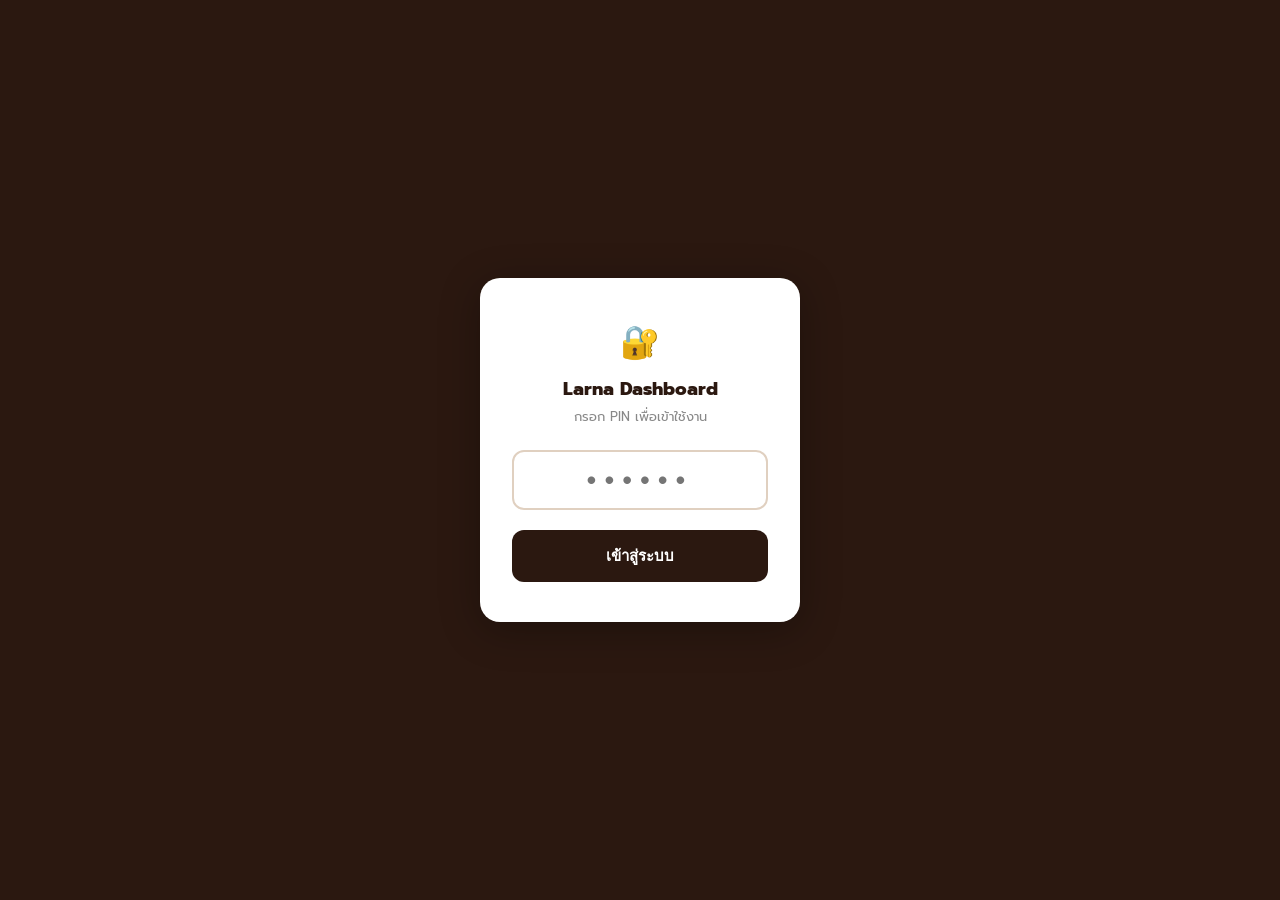
<file: stock.html>
<!DOCTYPE html>
<html lang="th">
<head>
<meta charset="UTF-8">
<meta name="viewport" content="width=device-width, initial-scale=1.0">
<title>สต็อกสินค้า — Frozen Larna Cake</title>
<link rel="icon" href="/favicon.gif" type="image/gif">
<link rel="manifest" href="/admin-manifest.json">
<meta name="theme-color" content="#1C0F08">
<script>
  if ('serviceWorker' in navigator) {
    window.addEventListener('load', () => navigator.serviceWorker.register('/admin-sw.js'));
  }
</script>
<link rel="preconnect" href="https://fonts.googleapis.com">
<link rel="preconnect" href="https://fonts.gstatic.com" crossorigin>
<link href="https://fonts.googleapis.com/css2?family=Prompt:ital,wght@0,300;0,400;0,500;0,600;0,700;0,800;0,900;1,600&display=swap" rel="stylesheet">
<script>
const API_BASE = "https://larnaapi.yai-taweewoot.workers.dev";

(function(){
  if (!sessionStorage.getItem("dash_token")) {
    document.addEventListener("DOMContentLoaded", function() {
      document.body.style.display = "none";
      var overlay = document.createElement("div");
      overlay.id = "pin-overlay";
      overlay.innerHTML = `
        <div style="position:fixed;inset:0;background:#2B1810;display:flex;align-items:center;justify-content:center;z-index:9999;">
          <div style="background:#fff;border-radius:20px;padding:40px 32px;width:320px;text-align:center;box-shadow:0 8px 40px rgba(0,0,0,0.3);">
            <div style="font-size:32px;margin-bottom:8px;">🔐</div>
            <h2 style="font-size:18px;font-weight:800;color:#2B1810;margin-bottom:4px;">Larna Dashboard</h2>
            <p style="font-size:13px;color:#888;margin-bottom:24px;">กรอก PIN เพื่อเข้าใช้งาน</p>
            <input id="pin-input" type="password" inputmode="numeric" maxlength="6"
              style="width:100%;text-align:center;font-size:28px;letter-spacing:8px;border:2px solid #e0d0c0;border-radius:12px;padding:12px;outline:none;color:#2B1810;"
              placeholder="••••••">
            <p id="pin-error" style="color:#c0392b;font-size:13px;margin-top:12px;display:none;">PIN ไม่ถูกต้อง ลองใหม่อีกครั้ง</p>
            <button onclick="checkPin()" style="margin-top:20px;width:100%;background:#2B1810;color:#fff;border:none;border-radius:12px;padding:14px;font-size:15px;font-weight:700;cursor:pointer;">เข้าสู่ระบบ</button>
          </div>
        </div>`;
      document.body.appendChild(overlay);
      document.body.style.display = "";
      setTimeout(() => document.getElementById("pin-input").focus(), 100);
      document.getElementById("pin-input").addEventListener("keydown", function(e) {
        if (e.key === "Enter") checkPin();
      });
    });
  }
  window.checkPin = async function() {
    var input = document.getElementById("pin-input");
    var errorEl = document.getElementById("pin-error");
    errorEl.style.display = "none";
    try {
      const res = await fetch(API_BASE + "/api/admin/login", {
        method: "POST",
        headers: { "Content-Type": "application/json" },
        body: JSON.stringify({ pin: input.value }),
      });
      const data = await res.json();
      if (data.success && data.token) {
        sessionStorage.setItem("dash_token", data.token);
        document.getElementById("pin-overlay").remove();
        init();
      } else {
        errorEl.style.display = "";
        input.value = ""; input.focus();
      }
    } catch (e) {
      errorEl.textContent = "เชื่อมต่อไม่สำเร็จ ลองใหม่อีกครั้ง";
      errorEl.style.display = "";
    }
  };
})();
</script>
<style>
  :root {
    --choco-dark: #1C0F08;
    --choco: #4A2C1D;
    --choco-soft: #8A6A54;
    /* สีเน้นของหน้าแอดมินเป็นโทนน้ำตาลโกโก้ (เดิมเป็นฟ้า --frost) — เข้ากับแบรนด์เค้ก
       ช็อกโกแลตกว่า และคอนทราสต์กับตัวอักษรขาวผ่าน AA ทั้งคู่ (5.2:1 / 7.4:1) */
    --cocoa: #96603C;
    --cocoa-deep: #7A4A2B;
    --cream: #FBF3E7;
    --cream-2: #F0E3D1;
    --gold: #D4A64A;
    --green: #27ae60;
    --sorbet: #E85D4C;
    --sorbet-soft: #FCE7E3;
    --font-display: 'Prompt', sans-serif;
    --font-body: 'Prompt', sans-serif;
  }
  * { box-sizing: border-box; margin: 0; padding: 0; }
  body { font-family: var(--font-body); background: var(--cream); color: var(--choco-dark); min-height: 100vh; }

  header {
    background: var(--choco-dark);
    color: #fff;
    padding: 12px 28px;
    display: grid;
    grid-template-columns: 1fr auto 1fr;
    align-items: center;
    gap: 14px;
    position: sticky;
    top: 0;
    z-index: 10;
  }
  header h1 { font-family: var(--font-display); font-size: 19px; font-weight: 700; display: flex; align-items: center; gap: 10px; }
  header .nav-logo { height: 32px; width: auto; display: block; }
  .page-tabs { display: flex; gap: 2px; background: rgba(255,255,255,.1); border-radius: 30px; padding: 4px; justify-self: center; flex-wrap: wrap; }
  .page-tab {
    padding: 6px 16px; border-radius: 24px; font-size: 12px; font-weight: 700;
    text-decoration: none; color: rgba(255,255,255,.6); transition: all .2s; white-space: nowrap;
  }
  .page-tab.active { background: var(--cocoa); color: #fff; }
  .page-tab:not(.active):hover { color: #fff; }
  .bottom-nav { display: none; }
  .bnav-item {
    flex: 1; min-width: 0; display: flex; flex-direction: column; align-items: center; gap: 2px;
    text-decoration: none; color: rgba(255,255,255,.6); font-size: 11px; font-weight: 700; padding: 4px 0;
  }
  .bnav-ico { font-size: 20px; line-height: 1; }
  .bnav-label { max-width: 100%; overflow: hidden; text-overflow: ellipsis; white-space: nowrap; }
  .bnav-item.active { color: #fff; }
  .header-right { justify-self: end; display: flex; align-items: center; gap: 14px; }
  #lastUpdated { font-size: 12px; opacity: 0.5; }
  .refresh-btn {
    background: rgba(255,255,255,0.12);
    border: none;
    color: #fff;
    border-radius: 8px;
    padding: 6px 14px;
    font-size: 12px;
    font-weight: 700;
    cursor: pointer;
    transition: background .15s;
  }
  .refresh-btn:hover { background: rgba(255,255,255,0.22); }

  .drip-divider {
    position: absolute; left: 0; right: 0; top: 100%; height: 16px;
    background: var(--choco-dark);
    -webkit-mask: radial-gradient(circle at 9px 0, transparent 9px, black 9.5px) repeat-x;
    mask: radial-gradient(circle at 9px 0, transparent 9px, black 9.5px) repeat-x;
    -webkit-mask-size: 18px 16px;
    mask-size: 18px 16px;
    pointer-events: none;
  }

  .container { max-width: 1100px; margin: 0 auto; padding: 28px 20px 60px; }

  .stats { display: grid; grid-template-columns: repeat(auto-fit, minmax(180px, 1fr)); gap: 16px; margin-bottom: 24px; }
  .stat-card { background: #fff; border-radius: 16px; padding: 22px 24px; box-shadow: 0 2px 12px rgba(43,24,16,0.07); }
  .stat-label { font-size: 11px; font-weight: 700; text-transform: uppercase; letter-spacing: 0.08em; color: var(--choco); opacity: 0.5; margin-bottom: 8px; }
  .stat-value { font-family: var(--font-display); font-size: 34px; font-weight: 700; color: var(--choco-dark); line-height: 1; font-variant-numeric: tabular-nums; }
  .stat-card.warn .stat-value { color: var(--gold); }
  .stat-card.danger .stat-value { color: var(--sorbet); }

  .card { background: #fff; border-radius: 16px; padding: 22px 24px; box-shadow: 0 2px 12px rgba(43,24,16,0.07); margin-bottom: 24px; }
  .card h3 { font-family: var(--font-display); font-size: 17px; font-weight: 600; font-style: italic; margin-bottom: 4px; color: var(--choco-dark); }
  .card .card-sub { font-size: 12.5px; color: var(--choco); opacity: .55; margin-bottom: 18px; }
  .section-header { display: flex; align-items: center; justify-content: space-between; margin-bottom: 4px; flex-wrap: wrap; gap: 10px; }

  table.stock-table { width: 100%; border-collapse: collapse; margin-top: 16px; }
  .stock-table th { text-align: left; font-size: 11px; font-weight: 700; text-transform: uppercase; letter-spacing: .05em; color: var(--choco); opacity: .5; padding: 0 10px 10px; }
  .stock-table td { padding: 10px; font-size: 13.5px; border-top: 1px solid var(--cream-2); vertical-align: middle; }
  .stock-table img { width: 42px; height: 42px; object-fit: cover; border-radius: 8px; flex-shrink: 0; }
  .row-name { display: flex; align-items: center; gap: 10px; font-weight: 700; }
  .row-name small { display: block; font-weight: 400; opacity: .5; font-size: 11px; }
  .stock-input { width: 68px; padding: 6px 8px; border: 1.5px solid var(--cream-2); border-radius: 8px; font-size: 13.5px; font-family: inherit; }
  .stock-input:disabled { background: var(--cream); opacity: .5; }
  .note-input { width: 140px; padding: 6px 8px; border: 1.5px solid var(--cream-2); border-radius: 8px; font-size: 13px; font-family: inherit; }
  .note-input:disabled { background: var(--cream); opacity: .5; }
  .save-btn { background: var(--choco-dark); color: #fff; border: none; border-radius: 8px; padding: 7px 14px; font-size: 12.5px; font-weight: 700; cursor: pointer; }
  .save-btn:disabled { opacity: .35; cursor: not-allowed; }

  .stock-status { font-weight: 700; padding: 3px 10px; border-radius: 999px; font-size: 11.5px; white-space: nowrap; }
  .stock-status.ok { background: #d4edda; color: #155724; }
  .stock-status.low { background: #F7E7C4; color: #8A6215; }
  .stock-status.out { background: var(--sorbet-soft); color: var(--sorbet); }

  .row-msg { font-size: 12px; margin-top: 4px; }
  .row-msg.err { color: var(--sorbet); }
  .row-msg.ok { color: var(--green); }

  table.log-table { width: 100%; border-collapse: collapse; margin-top: 16px; }
  .log-table th { text-align: left; font-size: 11px; font-weight: 700; text-transform: uppercase; letter-spacing: .05em; color: var(--choco); opacity: .5; padding: 0 10px 10px; }
  .log-table td { padding: 9px 10px; font-size: 13px; border-top: 1px solid var(--cream-2); }
  .empty { text-align: center; color: var(--choco); opacity: .35; padding: 32px 0; font-size: 14px; }
  .error-state { background: #fff0f0; border-radius: 16px; padding: 28px; text-align: center; color: #c0392b; font-size: 14px; margin-top: 20px; }

  @media (max-width: 680px) {
    header { grid-template-columns: 1fr; justify-items: center; text-align: center; }
    .header-right { justify-self: center; }
    .stats { grid-template-columns: repeat(2, 1fr); }
    .page-tabs { display: none; }
    .bottom-nav {
      position: fixed; left: 0; right: 0; bottom: 0; z-index: 50;
      display: flex; justify-content: space-around;
      background: var(--choco-dark);
      padding: 6px 4px calc(6px + env(safe-area-inset-bottom));
      box-shadow: 0 -2px 12px rgba(43,24,16,.18);
    }
    body { padding-bottom: calc(64px + env(safe-area-inset-bottom)); }
  }
</style>
</head>
<body>

<header>
  <h1><img class="nav-logo" src="/larna-logo.jpg" alt="Larna Frozen Cake">📦 สต็อกสินค้า</h1>
  <div class="page-tabs">
    <a href="/machine-sales.html" class="page-tab">ยอดขายตู้</a>
    <a href="/dashboard.html" class="page-tab">ยอดสั่งซื้อ</a>
    <a href="/customers.html" class="page-tab">ประวัติลูกค้า</a>
    <a href="/accounting.html" class="page-tab">บัญชี</a>
    <span class="page-tab active">สต็อกสินค้า</span>
  </div>
  <div class="header-right">
    <span id="lastUpdated">กำลังโหลด...</span>
    <button class="refresh-btn" onclick="init()">🔄 รีเฟรช</button>
  </div>
  <div class="drip-divider" aria-hidden="true"></div>
</header>

<div class="container" id="content">
  <div class="stats" id="statsRow"></div>

  <div class="card">
    <div class="section-header">
      <div>
        <h3>คลังสินค้า</h3>
        <div class="card-sub">แก้ไขจำนวนสต็อกสินค้าแต่ละรายการ</div>
      </div>
    </div>
    <table class="stock-table">
      <thead>
        <tr>
          <th>สินค้า</th>
          <th>ราคา</th>
          <th>คงเหลือ</th>
          <th>สถานะ</th>
          <th>แก้ไขจำนวน</th>
          <th>หมายเหตุ</th>
          <th></th>
          <th>อัปเดตล่าสุด</th>
        </tr>
      </thead>
      <tbody id="stockBody"></tbody>
    </table>
  </div>

  <div class="card">
    <h3>ประวัติการปรับสต็อก</h3>
    <div class="card-sub">ประวัติการปรับสต็อกล่าสุด</div>
    <table class="log-table">
      <thead>
        <tr>
          <th>เวลา</th>
          <th>สินค้า</th>
          <th>เดิม → ใหม่</th>
          <th>เปลี่ยนแปลง</th>
          <th>หมายเหตุ</th>
        </tr>
      </thead>
      <tbody id="logBody"></tbody>
    </table>
  </div>
</div>

<script src="/js/products.js"></script>
<script src="/js/inventory-config.js"></script>
<script>
const LOW_STOCK_DEFAULT_THRESHOLD = 5;

// อ่าน "สต็อกปัจจุบัน" จาก Worker (/api/stock ข้อมูลอยู่ใน D1 ไม่ต้องใช้ PIN) — ?fresh=1 ข้ามแคชของ edge
// เพื่อให้หลังกดบันทึกเห็นค่าล่าสุดทันที ส่วนการ "แก้ไข" กับ "ดูประวัติ/ต้นทุน" ต้องผ่าน PIN token
async function apiGet(){
  const res = await fetch(STOCK_API_URL + "?fresh=1", { cache: "no-store" });
  return res.json();
}

async function apiAdminGet(path){
  const token = sessionStorage.getItem("dash_token");
  const res = await fetch(API_BASE + path, {
    headers: { Authorization: `Bearer ${token}` },
  });
  return res.json();
}

async function apiAdminPost(path, payload){
  const token = sessionStorage.getItem("dash_token");
  const res = await fetch(API_BASE + path, {
    method: "POST",
    headers: { "Content-Type": "application/json", Authorization: `Bearer ${token}` },
    body: JSON.stringify(payload),
  });
  return res.json();
}

let stockById = {};

function stockStatus(stock, threshold){
  if (stock <= 0) return { label: "หมด", cls: "out" };
  if (stock <= (threshold || LOW_STOCK_DEFAULT_THRESHOLD)) return { label: "ใกล้หมด", cls: "low" };
  return { label: "ปกติ", cls: "ok" };
}

function renderStats(){
  const list = Object.values(stockById);
  const total = PRODUCTS.length;
  const out = PRODUCTS.filter(p => (stockById[p.id]?.stock ?? 0) <= 0).length;
  const low = PRODUCTS.filter(p => {
    const s = stockById[p.id];
    if (!s) return false;
    return s.stock > 0 && s.stock <= (s.threshold || LOW_STOCK_DEFAULT_THRESHOLD);
  }).length;
  document.getElementById("statsRow").innerHTML = `
    <div class="stat-card"><div class="stat-label">สินค้าทั้งหมด</div><div class="stat-value">${total}</div></div>
    <div class="stat-card warn"><div class="stat-label">ใกล้หมด</div><div class="stat-value">${low}</div></div>
    <div class="stat-card danger"><div class="stat-label">สินค้าหมด</div><div class="stat-value">${out}</div></div>
  `;
}

function renderStockTable(){
  document.getElementById("stockBody").innerHTML = PRODUCTS.map(p => {
    const s = stockById[p.id] || { stock: 0, threshold: LOW_STOCK_DEFAULT_THRESHOLD, lastUpdated: "" };
    const status = stockStatus(s.stock, s.threshold);
    const updated = s.lastUpdated ? new Date(s.lastUpdated).toLocaleString("th-TH") : "—";
    return `
      <tr>
        <td>
          <div class="row-name">
            <img src="${p.img}" alt="">
            <div>${p.name.th}<small>${p.id}</small></div>
          </div>
        </td>
        <td>${p.price} THB</td>
        <td>${s.stock} ชิ้น</td>
        <td><span class="stock-status ${status.cls}">${status.label}</span></td>
        <td><input type="number" class="stock-input" id="stock-${p.id}" value="${s.stock}"></td>
        <td><input type="text" class="note-input" id="note-${p.id}" placeholder="เช่น รับของเข้าใหม่"></td>
        <td><button class="save-btn" onclick="saveStock('${p.id}')">บันทึก</button></td>
        <td style="font-size:11.5px;opacity:.5;">${updated}</td>
      </tr>
      <tr><td colspan="8" style="padding:0;border:none;"><div class="row-msg" id="rowmsg-${p.id}"></div></td></tr>
    `;
  }).join("");
}

async function saveStock(id){
  const input = document.getElementById(`stock-${id}`);
  const note = document.getElementById(`note-${id}`).value.trim();
  const newStock = Number(input.value);
  const msgEl = document.getElementById(`rowmsg-${id}`);
  msgEl.textContent = "กำลังบันทึก...";
  msgEl.className = "row-msg";
  const product = PRODUCTS.find(p => p.id === id);
  const result = await apiAdminPost("/api/admin/stock-update", { action: "setStock", id, newStock, note, name: product ? product.name.th : id });
  if (result.error) {
    msgEl.textContent = "เกิดข้อผิดพลาด: " + result.error;
    msgEl.className = "row-msg err";
    return;
  }
  msgEl.textContent = "บันทึกแล้ว";
  msgEl.className = "row-msg ok";
  await loadStock();
  const data = await apiAdminGet("/api/admin/stock-log");
  renderLog(data);
}

function renderLog(data){
  if (!data || data.error) {
    document.getElementById("logBody").innerHTML = `<tr><td colspan="5" class="empty">ไม่สามารถโหลดประวัติได้</td></tr>`;
    return;
  }
  const rows = (data.log || []).slice(0, 100);
  document.getElementById("logBody").innerHTML = rows.map(l => {
    const p = PRODUCTS.find(x => x.id === l.id);
    const name = p ? p.name.th : l.id;
    const time = l.timestamp ? new Date(l.timestamp).toLocaleString("th-TH") : "";
    const delta = Number(l.delta) > 0 ? `+${l.delta}` : l.delta;
    return `
      <tr>
        <td>${time}</td>
        <td>${name}</td>
        <td>${l.oldStock} → ${l.newStock}</td>
        <td>${delta}</td>
        <td>${l.note || ""}</td>
      </tr>
    `;
  }).join("") || `<tr><td colspan="5" class="empty">ยังไม่มีประวัติ</td></tr>`;
}

async function loadStock(){
  const data = await apiGet();
  stockById = {};
  (data.products || []).forEach(p => { stockById[p.id] = p; });
  renderStats();
  renderStockTable();
}

async function init(){
  document.getElementById("lastUpdated").textContent = "กำลังโหลด...";
  try {
    await loadStock();
    const data = await apiAdminGet("/api/admin/stock-log");
    renderLog(data);
    const now = new Date().toLocaleTimeString("th-TH", { hour: "2-digit", minute: "2-digit" });
    document.getElementById("lastUpdated").textContent = `อัพเดต ${now} น.`;
  } catch (e) {
    document.getElementById("content").innerHTML = `
      <div class="error-state">
        โหลดข้อมูลไม่ได้ — ตรวจสอบการตั้งค่า Google Apps Script<br><br>
        <button onclick="init()" style="margin-top:12px;padding:8px 20px;border-radius:8px;border:none;background:#c0392b;color:#fff;cursor:pointer;font-weight:700;">ลองใหม่</button>
      </div>`;
  }
}

if (sessionStorage.getItem("dash_token")) init();
</script>

<nav class="bottom-nav" aria-label="เมนูแอดมิน">
  <a href="/machine-sales.html" class="bnav-item"><span class="bnav-ico">🥤</span><span class="bnav-label">ยอดขายตู้</span></a>
  <a href="/dashboard.html" class="bnav-item"><span class="bnav-ico">📊</span><span class="bnav-label">ยอดขาย</span></a>
  <a href="/customers.html" class="bnav-item"><span class="bnav-ico">👥</span><span class="bnav-label">ลูกค้า</span></a>
  <a href="/accounting.html" class="bnav-item"><span class="bnav-ico">📒</span><span class="bnav-label">บัญชี</span></a>
  <span class="bnav-item active"><span class="bnav-ico">📦</span><span class="bnav-label">สต็อก</span></span>
</nav>
</body>
</html>
</file>
